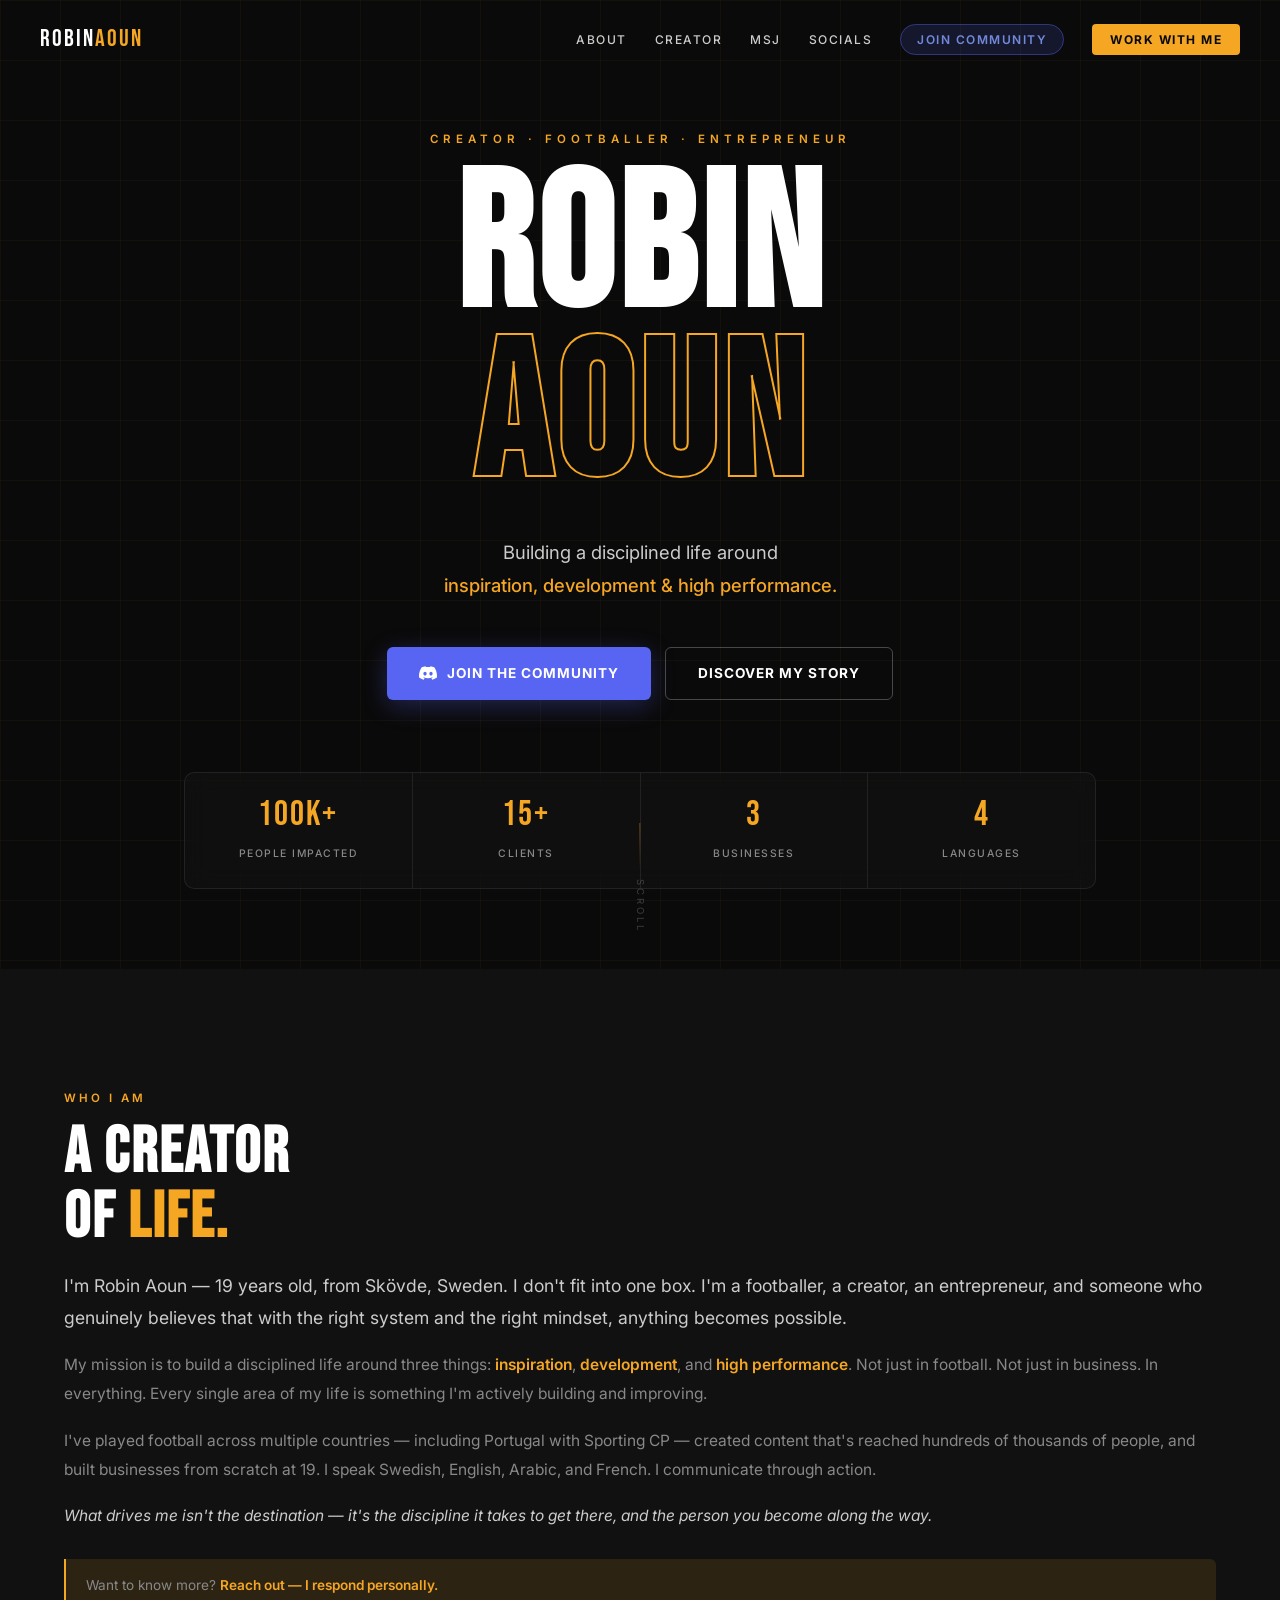
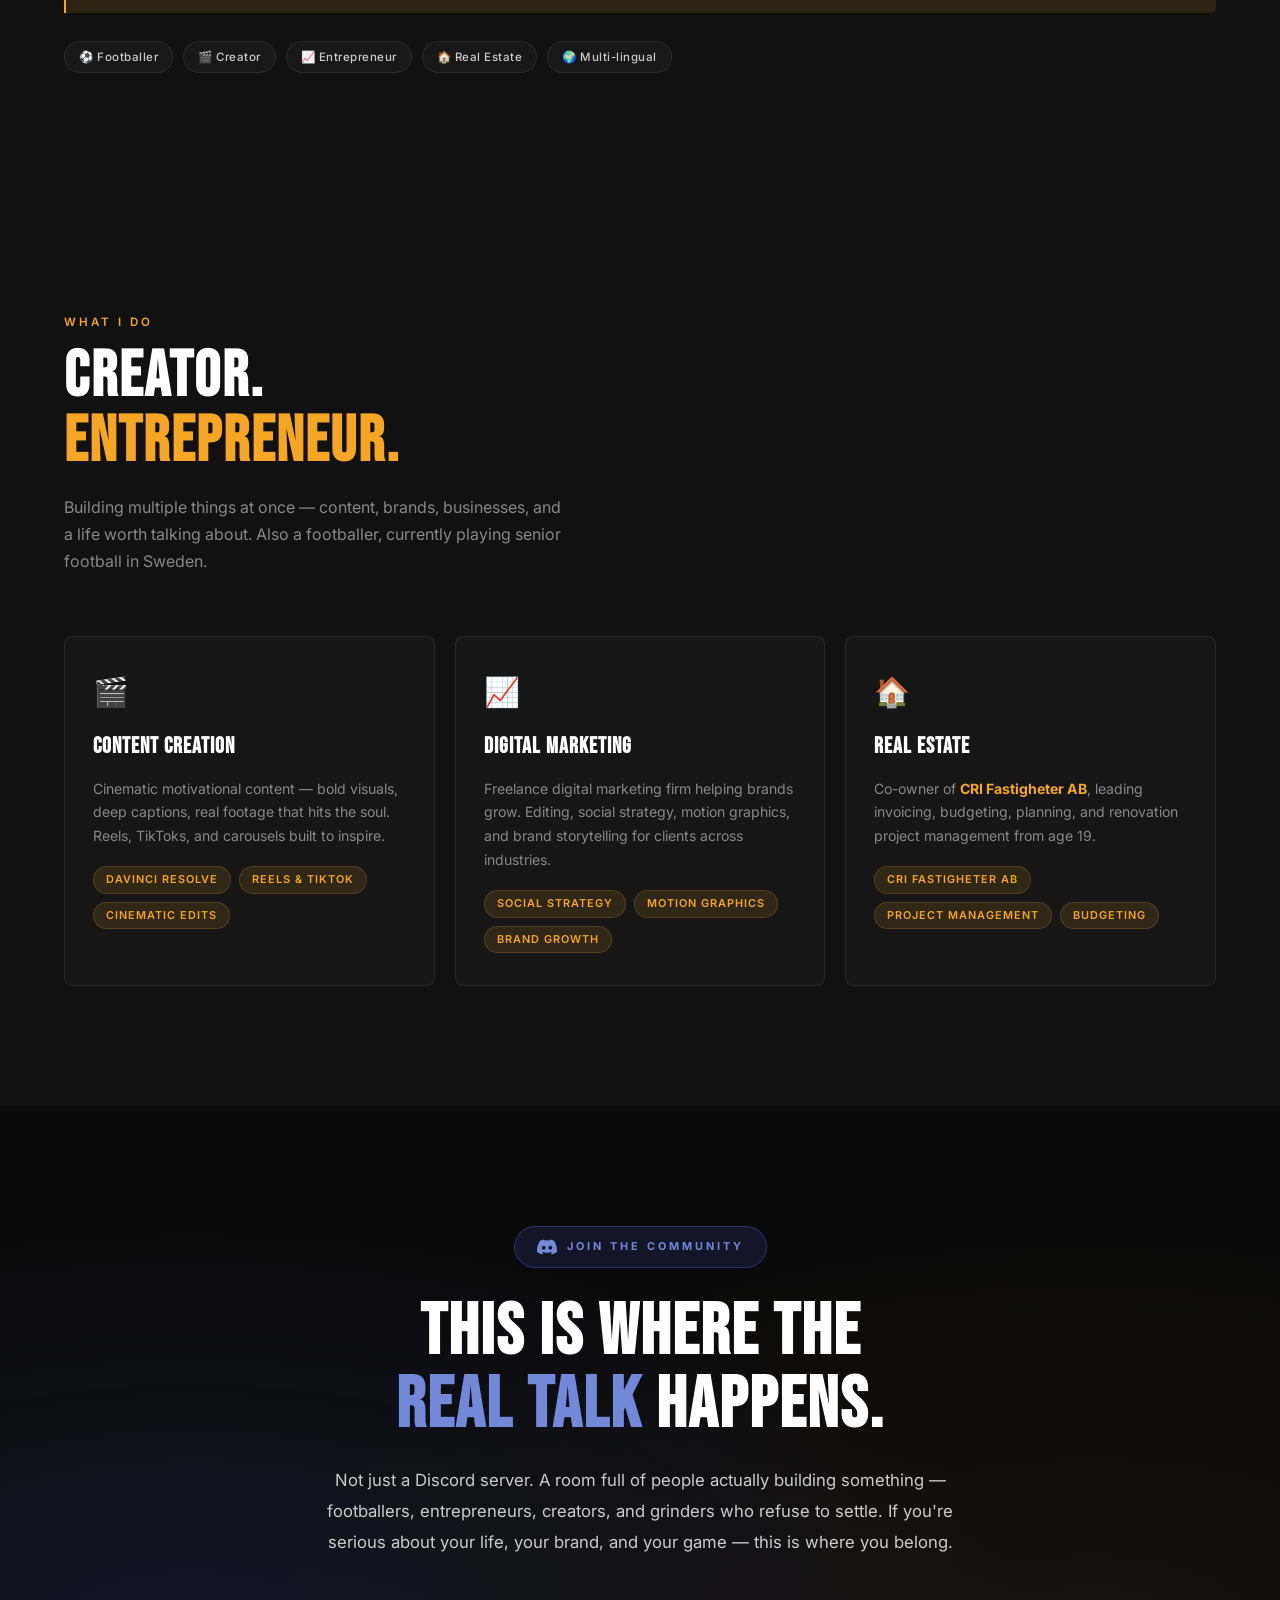
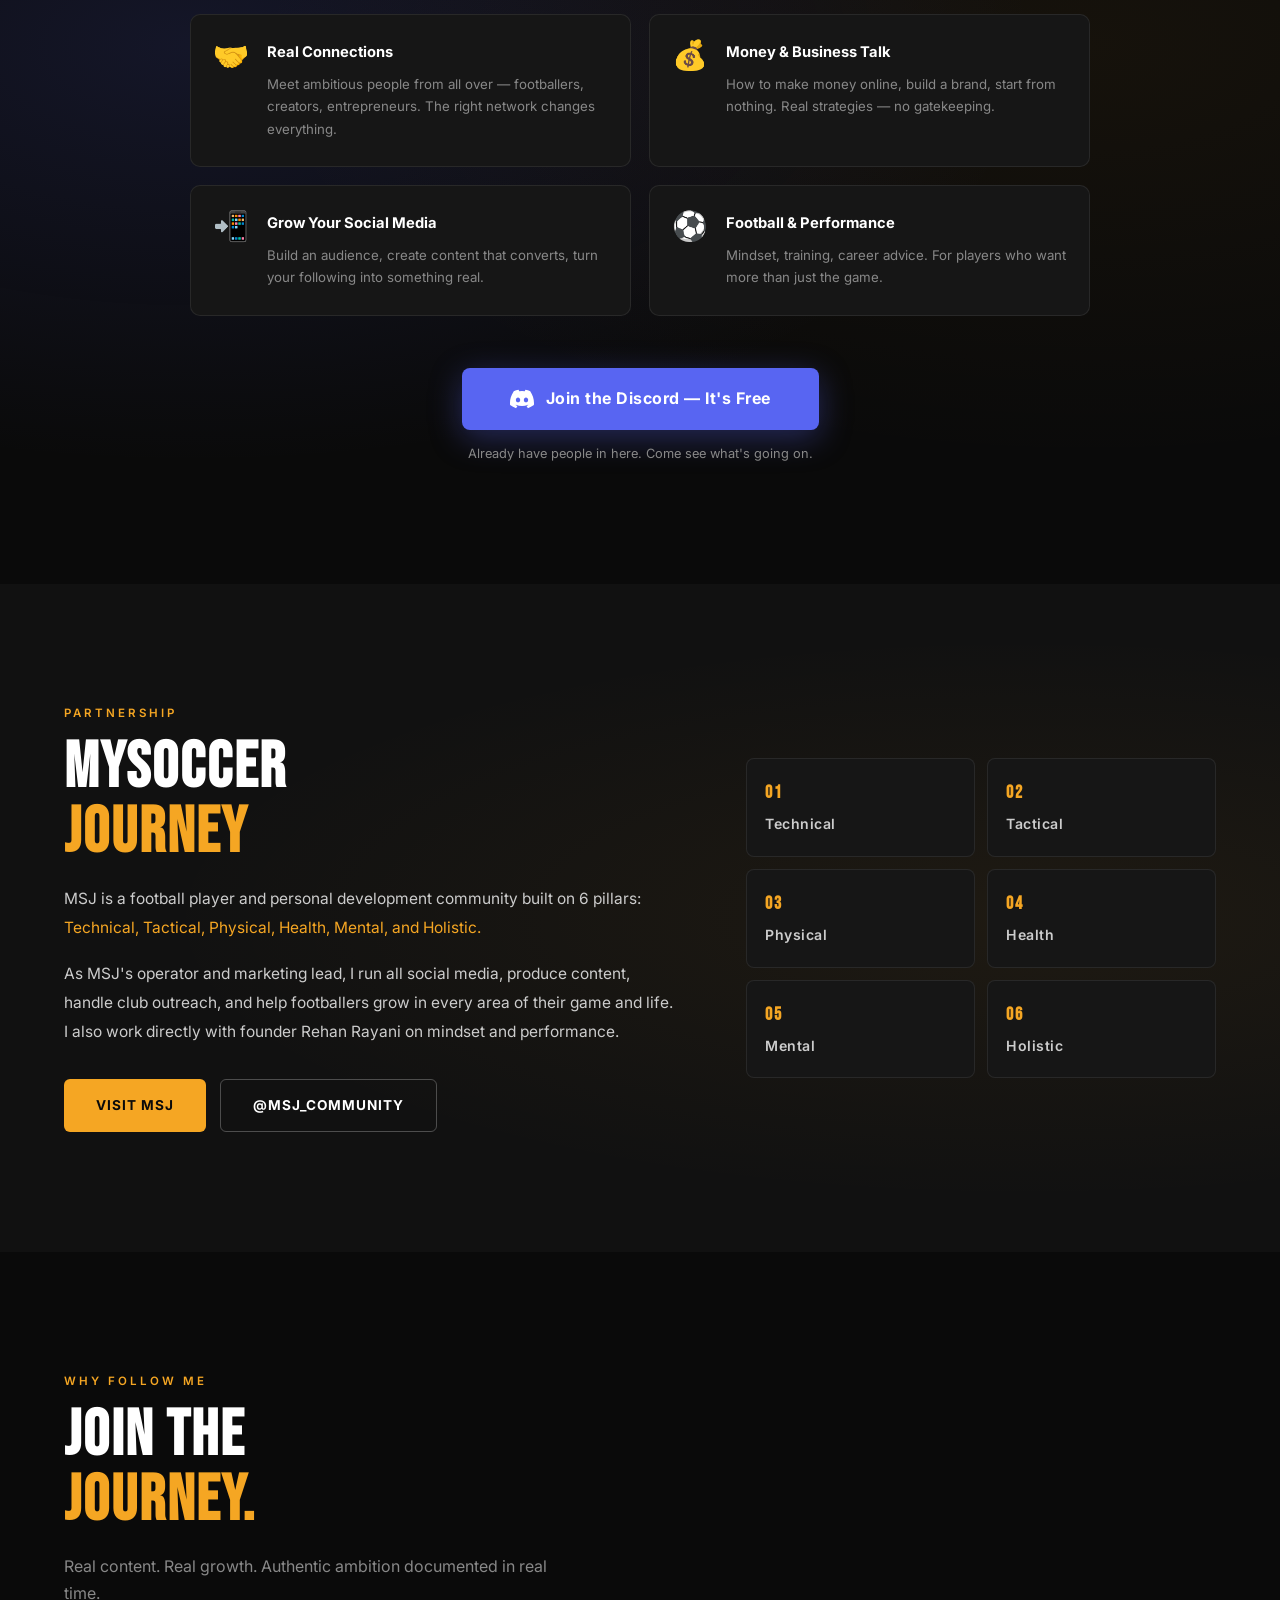
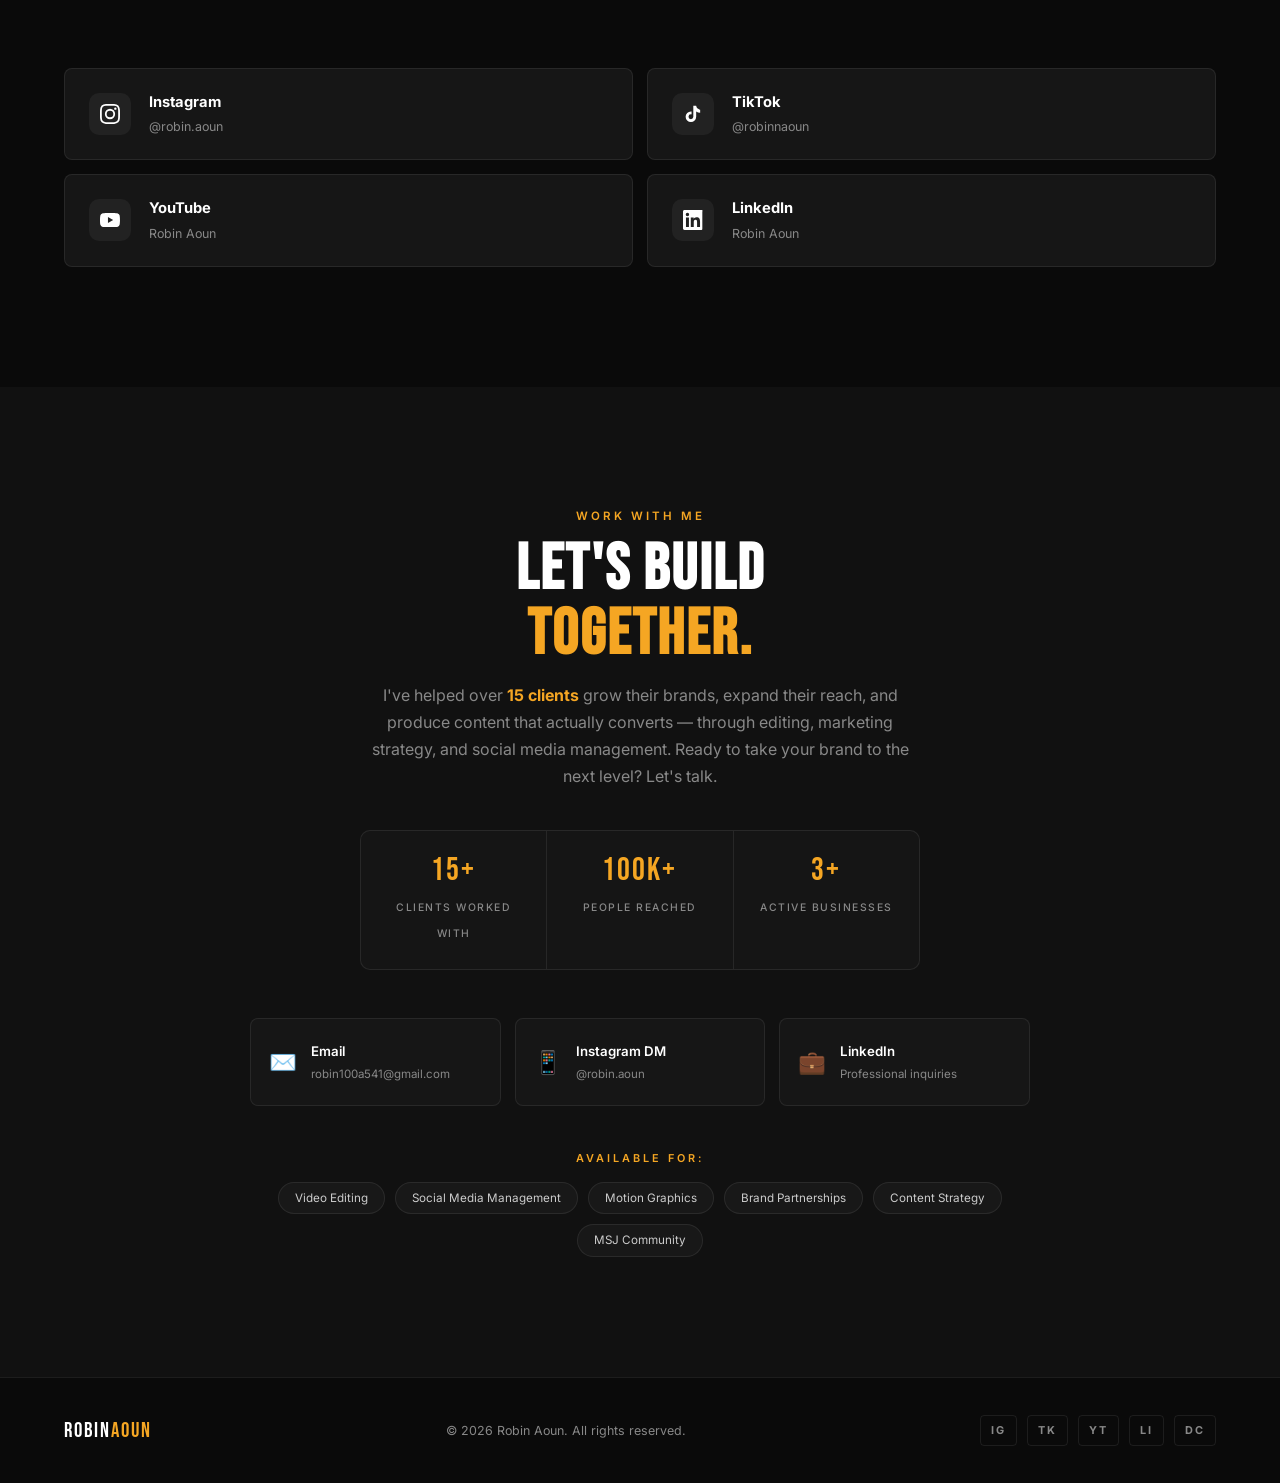
<file: index.html>
<!DOCTYPE html>
<html lang="en">
<head>
  <meta charset="UTF-8" />
  <meta name="viewport" content="width=device-width, initial-scale=1.0" />
  <meta name="description" content="Robin Aoun — Creator. Footballer. Entrepreneur. Building a disciplined life around inspiration, development and high performance." />
  <meta property="og:title" content="Robin Aoun" />
  <meta property="og:description" content="Creator of life. Footballer. Entrepreneur." />
  <title>Robin Aoun</title>
  <link rel="preconnect" href="https://fonts.googleapis.com" />
  <link rel="preconnect" href="https://fonts.gstatic.com" crossorigin />
  <link href="https://fonts.googleapis.com/css2?family=Bebas+Neue&family=Inter:wght@300;400;500;600;700&display=swap" rel="stylesheet" />
  <link rel="stylesheet" href="style.css" />
</head>
<body>

  <nav class="nav" id="nav">
    <a href="#" class="nav-logo">ROBIN<span>AOUN</span></a>
    <button class="nav-toggle" id="navToggle" aria-label="Toggle menu"><span></span><span></span><span></span></button>
    <ul class="nav-links" id="navLinks">
      <li><a href="#about">About</a></li>
      <li><a href="#creator">Creator</a></li>
      <li><a href="#msj">MSJ</a></li>
      <li><a href="#social">Socials</a></li>
      <li><a href="#discord" class="nav-community">Join Community</a></li>
      <li><a href="#contact" class="nav-cta">Work With Me</a></li>
    </ul>
  </nav>

  <section class="hero" id="hero">
    <div class="hero-bg"><div class="hero-overlay"></div><div class="hero-grid"></div></div>
    <div class="hero-content">
      <p class="hero-tagline fade-up">Creator · Footballer · Entrepreneur</p>
      <h1 class="hero-title">
        <span class="hero-robin fade-up delay-1">ROBIN</span>
        <span class="hero-aoun fade-up delay-2"><span class="aoun-text">AOUN</span><span class="aoun-glow">AOUN</span></span>
      </h1>
      <p class="hero-sub fade-up delay-3">Building a disciplined life around<br /><em>inspiration, development &amp; high performance.</em></p>
      <div class="hero-actions fade-up delay-4">
        <a href="#discord" class="btn btn-community"><svg viewBox="0 0 24 24" fill="currentColor" width="18" height="18"><path d="M20.317 4.37a19.791 19.791 0 0 0-4.885-1.515.074.074 0 0 0-.079.037c-.21.375-.444.864-.608 1.25a18.27 18.27 0 0 0-5.487 0 12.64 12.64 0 0 0-.617-1.25.077.077 0 0 0-.079-.037A19.736 19.736 0 0 0 3.677 4.37a.07.07 0 0 0-.032.027C.533 9.046-.32 13.58.099 18.057c.002.022.015.043.03.056a19.9 19.9 0 0 0 5.993 3.03.078.078 0 0 0 .084-.028 14.09 14.09 0 0 0 1.226-1.994.076.076 0 0 0-.041-.106 13.107 13.107 0 0 1-1.872-.892.077.077 0 0 1-.008-.128 10.2 10.2 0 0 0 .372-.292.074.074 0 0 1 .077-.01c3.928 1.793 8.18 1.793 12.062 0a.074.074 0 0 1 .078.01c.12.098.246.198.373.292a.077.077 0 0 1-.006.127 12.299 12.299 0 0 1-1.873.892.077.077 0 0 0-.041.107c.36.698.772 1.362 1.225 1.993a.076.076 0 0 0 .084.028 19.839 19.839 0 0 0 6.002-3.03.077.077 0 0 0 .032-.054c.5-5.177-.838-9.674-3.549-13.66a.061.061 0 0 0-.031-.03zM8.02 15.33c-1.183 0-2.157-1.085-2.157-2.419 0-1.333.956-2.419 2.157-2.419 1.21 0 2.176 1.096 2.157 2.42 0 1.333-.956 2.418-2.157 2.418zm7.975 0c-1.183 0-2.157-1.085-2.157-2.419 0-1.333.955-2.419 2.157-2.419 1.21 0 2.176 1.096 2.157 2.42 0 1.333-.946 2.418-2.157 2.418z"/></svg>Join the Community</a>
        <a href="#about" class="btn btn-ghost">Discover My Story</a>
      </div>
      <div class="hero-stats fade-up delay-5">
        <div class="stat"><span class="stat-num" data-count="100" data-suffix="K+">0</span><span class="stat-label">People Impacted</span></div>
        <div class="stat-divider"></div>
        <div class="stat"><span class="stat-num" data-count="15" data-suffix="+">0</span><span class="stat-label">Clients</span></div>
        <div class="stat-divider"></div>
        <div class="stat"><span class="stat-num" data-count="3">0</span><span class="stat-label">Businesses</span></div>
        <div class="stat-divider"></div>
        <div class="stat"><span class="stat-num" data-count="4">0</span><span class="stat-label">Languages</span></div>
      </div>
    </div>
    <a href="#about" class="scroll-indicator" aria-label="Scroll down"><span class="scroll-line"></span><span class="scroll-text">SCROLL</span></a>
  </section>

  <section class="section about" id="about">
    <div class="container">
      <div class="about-text-only reveal">
        <p class="section-label">Who I Am</p>
        <h2 class="section-title">A creator<br />of <span class="accent">life.</span></h2>
        <div class="about-cols">
          <div class="about-col">
            <p class="about-desc about-lead">I'm Robin Aoun — 19 years old, from Skövde, Sweden. I don't fit into one box. I'm a footballer, a creator, an entrepreneur, and someone who genuinely believes that with the right system and the right mindset, anything becomes possible.</p>
            <p class="about-desc">My mission is to build a disciplined life around three things: <strong>inspiration</strong>, <strong>development</strong>, and <strong>high performance</strong>. Not just in football. Not just in business. In everything. Every single area of my life is something I'm actively building and improving.</p>
          </div>
          <div class="about-col">
            <p class="about-desc">I've played football across multiple countries — including Portugal with Sporting CP — created content that's reached hundreds of thousands of people, and built businesses from scratch at 19. I speak Swedish, English, Arabic, and French. I communicate through action.</p>
            <p class="about-desc about-closer">What drives me isn't the destination — it's the discipline it takes to get there, and the person you become along the way.</p>
            <div class="about-contact-nudge">Want to know more? <a href="#contact">Reach out — I respond personally.</a></div>
          </div>
        </div>
        <div class="about-tags">
          <span class="tag">⚽ Footballer</span><span class="tag">🎬 Creator</span><span class="tag">📈 Entrepreneur</span><span class="tag">🏠 Real Estate</span><span class="tag">🌍 Multi-lingual</span>
        </div>
      </div>
    </div>
  </section>

  <section class="section creator" id="creator">
    <div class="container">
      <div class="section-header reveal">
        <p class="section-label">What I Do</p>
        <h2 class="section-title">Creator.<br /><span class="accent">Entrepreneur.</span></h2>
        <p class="section-subtitle">Building multiple things at once — content, brands, businesses, and a life worth talking about. Also a footballer, currently playing senior football in Sweden.</p>
      </div>
      <div class="creator-cards-grid">
        <div class="creator-card reveal"><div class="cc-icon">🎬</div><h3>Content Creation</h3><p>Cinematic motivational content — bold visuals, deep captions, real footage that hits the soul. Reels, TikToks, and carousels built to inspire.</p><ul class="cc-tags"><li>DaVinci Resolve</li><li>Reels & TikTok</li><li>Cinematic Edits</li></ul></div>
        <div class="creator-card reveal delay-1"><div class="cc-icon">📈</div><h3>Digital Marketing</h3><p>Freelance digital marketing firm helping brands grow. Editing, social strategy, motion graphics, and brand storytelling for clients across industries.</p><ul class="cc-tags"><li>Social Strategy</li><li>Motion Graphics</li><li>Brand Growth</li></ul></div>
        <div class="creator-card reveal delay-2"><div class="cc-icon">🏠</div><h3>Real Estate</h3><p>Co-owner of <strong>CRI Fastigheter AB</strong>, leading invoicing, budgeting, planning, and renovation project management from age 19.</p><ul class="cc-tags"><li>CRI Fastigheter AB</li><li>Project Management</li><li>Budgeting</li></ul></div>
      </div>
    </div>
  </section>

  <section class="section discord-section" id="discord">
    <div class="discord-bg"></div>
    <div class="container">
      <div class="discord-inner">
        <div class="discord-top reveal">
          <div class="discord-badge"><svg viewBox="0 0 24 24" fill="currentColor" width="20" height="20"><path d="M20.317 4.37a19.791 19.791 0 0 0-4.885-1.515.074.074 0 0 0-.079.037c-.21.375-.444.864-.608 1.25a18.27 18.27 0 0 0-5.487 0 12.64 12.64 0 0 0-.617-1.25.077.077 0 0 0-.079-.037A19.736 19.736 0 0 0 3.677 4.37a.07.07 0 0 0-.032.027C.533 9.046-.32 13.58.099 18.057c.002.022.015.043.03.056a19.9 19.9 0 0 0 5.993 3.03.078.078 0 0 0 .084-.028 14.09 14.09 0 0 0 1.226-1.994.076.076 0 0 0-.041-.106 13.107 13.107 0 0 1-1.872-.892.077.077 0 0 1-.008-.128 10.2 10.2 0 0 0 .372-.292.074.074 0 0 1 .077-.01c3.928 1.793 8.18 1.793 12.062 0a.074.074 0 0 1 .078.01c.12.098.246.198.373.292a.077.077 0 0 1-.006.127 12.299 12.299 0 0 1-1.873.892.077.077 0 0 0-.041.107c.36.698.772 1.362 1.225 1.993a.076.076 0 0 0 .084.028 19.839 19.839 0 0 0 6.002-3.03.077.077 0 0 0 .032-.054c.5-5.177-.838-9.674-3.549-13.66a.061.061 0 0 0-.031-.03zM8.02 15.33c-1.183 0-2.157-1.085-2.157-2.419 0-1.333.956-2.419 2.157-2.419 1.21 0 2.176 1.096 2.157 2.42 0 1.333-.956 2.418-2.157 2.418zm7.975 0c-1.183 0-2.157-1.085-2.157-2.419 0-1.333.955-2.419 2.157-2.419 1.21 0 2.176 1.096 2.157 2.42 0 1.333-.946 2.418-2.157 2.418z"/></svg>JOIN THE COMMUNITY</div>
          <h2 class="section-title discord-title">This is where the<br /><span class="discord-accent">real talk</span> happens.</h2>
          <p class="discord-sub">Not just a Discord server. A room full of people actually building something — footballers, entrepreneurs, creators, and grinders who refuse to settle. If you're serious about your life, your brand, and your game — this is where you belong.</p>
        </div>
        <div class="discord-reasons reveal delay-1">
          <div class="discord-reason"><div class="dr-icon">🤝</div><div class="dr-text"><h4>Real Connections</h4><p>Meet ambitious people from all over — footballers, creators, entrepreneurs. The right network changes everything.</p></div></div>
          <div class="discord-reason"><div class="dr-icon">💰</div><div class="dr-text"><h4>Money & Business Talk</h4><p>How to make money online, build a brand, start from nothing. Real strategies — no gatekeeping.</p></div></div>
          <div class="discord-reason"><div class="dr-icon">📲</div><div class="dr-text"><h4>Grow Your Social Media</h4><p>Build an audience, create content that converts, turn your following into something real.</p></div></div>
          <div class="discord-reason"><div class="dr-icon">⚽</div><div class="dr-text"><h4>Football & Performance</h4><p>Mindset, training, career advice. For players who want more than just the game.</p></div></div>
        </div>
        <div class="discord-cta reveal delay-2">
          <a href="https://discord.gg/tAvSQ7bD" target="_blank" rel="noopener" class="discord-btn"><svg viewBox="0 0 24 24" fill="currentColor" width="24" height="24"><path d="M20.317 4.37a19.791 19.791 0 0 0-4.885-1.515.074.074 0 0 0-.079.037c-.21.375-.444.864-.608 1.25a18.27 18.27 0 0 0-5.487 0 12.64 12.64 0 0 0-.617-1.25.077.077 0 0 0-.079-.037A19.736 19.736 0 0 0 3.677 4.37a.07.07 0 0 0-.032.027C.533 9.046-.32 13.58.099 18.057c.002.022.015.043.03.056a19.9 19.9 0 0 0 5.993 3.03.078.078 0 0 0 .084-.028 14.09 14.09 0 0 0 1.226-1.994.076.076 0 0 0-.041-.106 13.107 13.107 0 0 1-1.872-.892.077.077 0 0 1-.008-.128 10.2 10.2 0 0 0 .372-.292.074.074 0 0 1 .077-.01c3.928 1.793 8.18 1.793 12.062 0a.074.074 0 0 1 .078.01c.12.098.246.198.373.292a.077.077 0 0 1-.006.127 12.299 12.299 0 0 1-1.873.892.077.077 0 0 0-.041.107c.36.698.772 1.362 1.225 1.993a.076.076 0 0 0 .084.028 19.839 19.839 0 0 0 6.002-3.03.077.077 0 0 0 .032-.054c.5-5.177-.838-9.674-3.549-13.66a.061.061 0 0 0-.031-.03zM8.02 15.33c-1.183 0-2.157-1.085-2.157-2.419 0-1.333.956-2.419 2.157-2.419 1.21 0 2.176 1.096 2.157 2.42 0 1.333-.956 2.418-2.157 2.418zm7.975 0c-1.183 0-2.157-1.085-2.157-2.419 0-1.333.955-2.419 2.157-2.419 1.21 0 2.176 1.096 2.157 2.42 0 1.333-.946 2.418-2.157 2.418z"/></svg>Join the Discord — It's Free</a>
          <p class="discord-cta-note">Already have people in here. Come see what's going on.</p>
        </div>
      </div>
    </div>
  </section>

  <section class="section msj" id="msj">
    <div class="msj-bg"></div>
    <div class="container">
      <div class="msj-inner">
        <div class="msj-text reveal">
          <p class="section-label">Partnership</p>
          <h2 class="section-title">MySoccer<br /><span class="accent">Journey</span></h2>
          <p class="msj-desc">MSJ is a football player and personal development community built on 6 pillars: <em>Technical, Tactical, Physical, Health, Mental, and Holistic.</em></p>
          <p class="msj-desc">As MSJ's operator and marketing lead, I run all social media, produce content, handle club outreach, and help footballers grow in every area of their game and life. I also work directly with founder Rehan Rayani on mindset and performance.</p>
          <div class="msj-links">
            <a href="https://members.mysoccerjourney.net/communities/groups/mysoccerjourney-community/home" target="_blank" rel="noopener" class="btn btn-primary">Visit MSJ</a>
            <a href="https://www.instagram.com/msj_community/" target="_blank" rel="noopener" class="btn btn-ghost">@msj_community</a>
          </div>
        </div>
        <div class="msj-pillars reveal delay-1">
          <div class="pillar"><span>01</span>Technical</div><div class="pillar"><span>02</span>Tactical</div><div class="pillar"><span>03</span>Physical</div><div class="pillar"><span>04</span>Health</div><div class="pillar"><span>05</span>Mental</div><div class="pillar"><span>06</span>Holistic</div>
        </div>
      </div>
    </div>
  </section>

  <section class="section social" id="social">
    <div class="container">
      <div class="section-header reveal">
        <p class="section-label">Why Follow Me</p>
        <h2 class="section-title">Join the<br /><span class="accent">journey.</span></h2>
        <p class="section-subtitle">Real content. Real growth. Authentic ambition documented in real time.</p>
      </div>
      <div class="social-platforms reveal">
        <a href="https://www.instagram.com/robin.aoun/" target="_blank" rel="noopener" class="platform-card"><div class="platform-icon"><svg viewBox="0 0 24 24" fill="currentColor"><path d="M12 2.163c3.204 0 3.584.012 4.85.07 3.252.148 4.771 1.691 4.919 4.919.058 1.265.069 1.645.069 4.849 0 3.205-.012 3.584-.069 4.849-.149 3.225-1.664 4.771-4.919 4.919-1.266.058-1.644.07-4.85.07-3.204 0-3.584-.012-4.849-.07-3.26-.149-4.771-1.699-4.919-4.92-.058-1.265-.07-1.644-.07-4.849 0-3.204.013-3.583.07-4.849.149-3.227 1.664-4.771 4.919-4.919 1.266-.057 1.645-.069 4.849-.069zM12 0C8.741 0 8.333.014 7.053.072 2.695.272.273 2.69.073 7.052.014 8.333 0 8.741 0 12c0 3.259.014 3.668.072 4.948.2 4.358 2.618 6.78 6.98 6.98C8.333 23.986 8.741 24 12 24c3.259 0 3.668-.014 4.948-.072 4.354-.2 6.782-2.618 6.979-6.98.059-1.28.073-1.689.073-4.948 0-3.259-.014-3.667-.072-4.947-.196-4.354-2.617-6.78-6.979-6.98C15.668.014 15.259 0 12 0zm0 5.838a6.162 6.162 0 100 12.324 6.162 6.162 0 000-12.324zM12 16a4 4 0 110-8 4 4 0 010 8zm6.406-11.845a1.44 1.44 0 100 2.881 1.44 1.44 0 000-2.881z"/></svg></div><div class="platform-info"><span class="platform-name">Instagram</span><span class="platform-handle">@robin.aoun</span></div><span class="platform-arrow">→</span></a>
        <a href="https://www.tiktok.com/@robinnaoun" target="_blank" rel="noopener" class="platform-card"><div class="platform-icon"><svg viewBox="0 0 24 24" fill="currentColor"><path d="M19.59 6.69a4.83 4.83 0 01-3.77-4.25V2h-3.45v13.67a2.89 2.89 0 01-2.88 2.5 2.89 2.89 0 01-2.89-2.89 2.89 2.89 0 012.89-2.89c.28 0 .54.04.79.1V9.01a6.33 6.33 0 00-.79-.05 6.34 6.34 0 00-6.34 6.34 6.34 6.34 0 006.34 6.34 6.34 6.34 0 006.33-6.34V8.88a8.16 8.16 0 004.77 1.52V7.0a4.85 4.85 0 01-1-.31z"/></svg></div><div class="platform-info"><span class="platform-name">TikTok</span><span class="platform-handle">@robinnaoun</span></div><span class="platform-arrow">→</span></a>
        <a href="https://www.youtube.com/@robinaoun8814/videos" target="_blank" rel="noopener" class="platform-card"><div class="platform-icon"><svg viewBox="0 0 24 24" fill="currentColor"><path d="M23.498 6.186a3.016 3.016 0 00-2.122-2.136C19.505 3.545 12 3.545 12 3.545s-7.505 0-9.377.505A3.017 3.017 0 00.502 6.186C0 8.07 0 12 0 12s0 3.93.502 5.814a3.016 3.016 0 002.122 2.136c1.871.505 9.376.505 9.376.505s7.505 0 9.377-.505a3.015 3.015 0 002.122-2.136C24 15.93 24 12 24 12s0-3.93-.502-5.814zM9.545 15.568V8.432L15.818 12l-6.273 3.568z"/></svg></div><div class="platform-info"><span class="platform-name">YouTube</span><span class="platform-handle">Robin Aoun</span></div><span class="platform-arrow">→</span></a>
        <a href="https://www.linkedin.com/in/robin-aoun-18a733344/" target="_blank" rel="noopener" class="platform-card"><div class="platform-icon"><svg viewBox="0 0 24 24" fill="currentColor"><path d="M20.447 20.452h-3.554v-5.569c0-1.328-.027-3.037-1.852-3.037-1.853 0-2.136 1.445-2.136 2.939v5.667H9.351V9h3.414v1.561h.046c.477-.9 1.637-1.85 3.37-1.85 3.601 0 4.267 2.37 4.267 5.455v6.286zM5.337 7.433a2.062 2.062 0 01-2.063-2.065 2.064 2.064 0 112.063 2.065zm1.782 13.019H3.555V9h3.564v11.452zM22.225 0H1.771C.792 0 0 .774 0 1.729v20.542C0 23.227.792 24 1.771 24h20.451C23.2 24 23.2 23.227 23.2 22.271V1.729C24 .774 23.2 0 22.222 0h.003z"/></svg></div><div class="platform-info"><span class="platform-name">LinkedIn</span><span class="platform-handle">Robin Aoun</span></div><span class="platform-arrow">→</span></a>
      </div>
    </div>
  </section>

  <section class="section contact" id="contact">
    <div class="container">
      <div class="contact-inner reveal">
        <p class="section-label">Work With Me</p>
        <h2 class="section-title contact-title">Let's build<br /><span class="accent">together.</span></h2>
        <p class="contact-sub">I've helped over <strong>15 clients</strong> grow their brands, expand their reach, and produce content that actually converts — through editing, marketing strategy, and social media management. Ready to take your brand to the next level? Let's talk.</p>
        <div class="contact-proof">
          <div class="proof-stat"><span class="proof-num">15+</span><span class="proof-label">Clients Worked With</span></div>
          <div class="proof-stat"><span class="proof-num">100K+</span><span class="proof-label">People Reached</span></div>
          <div class="proof-stat"><span class="proof-num">3+</span><span class="proof-label">Active Businesses</span></div>
        </div>
        <div class="contact-options">
          <a href="mailto:robin100a541@gmail.com" class="contact-card"><div class="contact-card-icon">✉️</div><div class="contact-card-text"><strong>Email</strong><span>robin100a541@gmail.com</span></div></a>
          <a href="https://www.instagram.com/robin.aoun/" target="_blank" rel="noopener" class="contact-card"><div class="contact-card-icon">📱</div><div class="contact-card-text"><strong>Instagram DM</strong><span>@robin.aoun</span></div></a>
          <a href="https://www.linkedin.com/in/robin-aoun-18a733344/" target="_blank" rel="noopener" class="contact-card"><div class="contact-card-icon">💼</div><div class="contact-card-text"><strong>LinkedIn</strong><span>Professional inquiries</span></div></a>
        </div>
        <div class="contact-services"><h4>Available for:</h4><div class="services-tags"><span>Video Editing</span><span>Social Media Management</span><span>Motion Graphics</span><span>Brand Partnerships</span><span>Content Strategy</span><span>MSJ Community</span></div></div>
      </div>
    </div>
  </section>

  <footer class="footer">
    <div class="container">
      <div class="footer-inner">
        <a href="#" class="footer-logo">ROBIN<span>AOUN</span></a>
        <p class="footer-copy">© 2026 Robin Aoun. All rights reserved.</p>
        <div class="footer-socials">
          <a href="https://www.instagram.com/robin.aoun/" target="_blank" rel="noopener">IG</a>
          <a href="https://www.tiktok.com/@robinnaoun" target="_blank" rel="noopener">TK</a>
          <a href="https://www.youtube.com/@robinaoun8814/videos" target="_blank" rel="noopener">YT</a>
          <a href="https://www.linkedin.com/in/robin-aoun-18a733344/" target="_blank" rel="noopener">LI</a>
          <a href="https://discord.gg/tAvSQ7bD" target="_blank" rel="noopener">DC</a>
        </div>
      </div>
    </div>
  </footer>

  <script src="script.js"></script>
</body>
</html>
</file>
<file: style.css>
/* === RESET & BASE === */
*, *::before, *::after { box-sizing: border-box; margin: 0; padding: 0; }

:root {
  --bg: #0a0a0a;
  --bg2: #111111;
  --bg3: #161616;
  --gold: #f5a623;
  --gold-dark: #d4891e;
  --gold-glow: rgba(245,166,35,0.12);
  --discord: #5865f2;
  --discord-glow: rgba(88,101,242,0.15);
  --white: #ffffff;
  --gray: #888888;
  --gray-light: #cccccc;
  --border: rgba(255,255,255,0.08);
  --font-display: 'Bebas Neue', sans-serif;
  --font-body: 'Inter', sans-serif;
  --ease: cubic-bezier(0.4, 0, 0.2, 1);
  --transition: 0.3s cubic-bezier(0.4, 0, 0.2, 1);
  --slow: 0.7s cubic-bezier(0.4, 0, 0.2, 1);
}

html { scroll-behavior: smooth; font-size: 16px; }
body {
  background: var(--bg);
  color: var(--white);
  font-family: var(--font-body);
  line-height: 1.6;
  overflow-x: hidden;
}
a { color: inherit; text-decoration: none; }
ul { list-style: none; }
img { max-width: 100%; display: block; object-fit: cover; }

.container { max-width: 1200px; margin: 0 auto; padding: 0 24px; }
.accent { color: var(--gold); }

/* === SCROLLBAR === */
::-webkit-scrollbar { width: 4px; }
::-webkit-scrollbar-track { background: var(--bg); }
::-webkit-scrollbar-thumb { background: var(--gold); border-radius: 2px; }

/* === ANIMATIONS === */
.fade-up {
  opacity: 0;
  transform: translateY(40px);
  animation: fadeUp 0.9s var(--ease) forwards;
}
.delay-1 { animation-delay: 0.12s; }
.delay-2 { animation-delay: 0.24s; }
.delay-3 { animation-delay: 0.38s; }
.delay-4 { animation-delay: 0.52s; }
.delay-5 { animation-delay: 0.68s; }

@keyframes fadeUp {
  to { opacity: 1; transform: translateY(0); }
}

.reveal {
  opacity: 0;
  transform: translateY(50px);
  transition: opacity var(--slow), transform var(--slow);
}
.reveal.visible { opacity: 1; transform: translateY(0); }
.reveal.delay-1 { transition-delay: 0.12s; }
.reveal.delay-2 { transition-delay: 0.26s; }

/* === NAV === */
.nav {
  position: fixed;
  top: 0; left: 0; right: 0;
  z-index: 100;
  padding: 20px 40px;
  display: flex;
  align-items: center;
  justify-content: space-between;
  transition: background var(--transition), padding var(--transition), backdrop-filter var(--transition);
}
.nav.scrolled {
  background: rgba(10,10,10,0.92);
  backdrop-filter: blur(24px);
  padding: 13px 40px;
  border-bottom: 1px solid var(--border);
}
.nav-logo {
  font-family: var(--font-display);
  font-size: 1.5rem;
  letter-spacing: 2px;
  flex-shrink: 0;
}
.nav-logo span { color: var(--gold); }

.nav-links {
  display: flex;
  align-items: center;
  gap: 28px;
}
.nav-links a {
  font-size: 0.75rem;
  font-weight: 500;
  letter-spacing: 1.5px;
  text-transform: uppercase;
  color: var(--gray-light);
  transition: color var(--transition);
  white-space: nowrap;
}
.nav-links a:hover { color: var(--white); }

.nav-community {
  background: rgba(88,101,242,0.15) !important;
  color: #7289da !important;
  border: 1px solid rgba(88,101,242,0.4) !important;
  padding: 7px 16px;
  border-radius: 100px;
  font-weight: 600 !important;
}
.nav-community:hover {
  background: rgba(88,101,242,0.3) !important;
  color: #fff !important;
}
.nav-cta {
  background: var(--gold) !important;
  color: var(--bg) !important;
  padding: 8px 18px;
  border-radius: 4px;
  font-weight: 700 !important;
}
.nav-cta:hover { background: var(--gold-dark) !important; }

.nav-toggle {
  display: none;
  flex-direction: column;
  gap: 5px;
  background: none;
  border: none;
  cursor: pointer;
  padding: 6px;
  z-index: 110;
}
.nav-toggle span {
  display: block;
  width: 24px;
  height: 2px;
  background: var(--white);
  border-radius: 2px;
  transition: transform var(--transition), opacity var(--transition);
}
.nav-toggle.active span:nth-child(1) { transform: translateY(7px) rotate(45deg); }
.nav-toggle.active span:nth-child(2) { opacity: 0; }
.nav-toggle.active span:nth-child(3) { transform: translateY(-7px) rotate(-45deg); }

/* === BUTTONS === */
.btn {
  display: inline-flex;
  align-items: center;
  gap: 10px;
  padding: 15px 32px;
  border-radius: 6px;
  font-family: var(--font-body);
  font-size: 0.85rem;
  font-weight: 700;
  letter-spacing: 1px;
  text-transform: uppercase;
  transition: all var(--transition);
  cursor: pointer;
  border: none;
  white-space: nowrap;
}
.btn-primary { background: var(--gold); color: var(--bg); }
.btn-primary:hover {
  background: var(--gold-dark);
  transform: translateY(-2px);
  box-shadow: 0 8px 30px var(--gold-glow);
}
.btn-ghost {
  background: transparent;
  color: var(--white);
  border: 1px solid rgba(255,255,255,0.25);
}
.btn-ghost:hover { border-color: var(--gold); color: var(--gold); transform: translateY(-2px); }
.btn-community {
  background: var(--discord);
  color: #fff;
  box-shadow: 0 6px 24px rgba(88,101,242,0.3);
}
.btn-community:hover {
  background: #4752c4;
  transform: translateY(-2px);
  box-shadow: 0 10px 32px rgba(88,101,242,0.5);
}

/* === SECTION BASE === */
.section { padding: 120px 0; }
.section-label {
  font-size: 0.72rem;
  font-weight: 600;
  letter-spacing: 3px;
  text-transform: uppercase;
  color: var(--gold);
  margin-bottom: 12px;
  display: block;
}
.section-title {
  font-family: var(--font-display);
  font-size: clamp(2.5rem, 5vw, 4rem);
  line-height: 1.02;
  letter-spacing: 2px;
  margin-bottom: 20px;
}
.section-subtitle { font-size: 1rem; color: var(--gray); max-width: 500px; line-height: 1.7; }
.section-header { margin-bottom: 60px; }

/* === HERO === */
.hero {
  position: relative;
  min-height: 100vh;
  display: flex;
  align-items: center;
  justify-content: center;
  overflow: hidden;
}
.hero-bg { position: absolute; inset: 0; }
.hero-img {
  position: absolute; inset: 0;
  background-size: cover;
  background-position: center;
  transform: scale(1.05);
  animation: heroZoom 12s ease-in-out infinite alternate;
}
@keyframes heroZoom {
  from { transform: scale(1.05); }
  to   { transform: scale(1.12); }
}
.hero-overlay {
  position: absolute; inset: 0;
  background: linear-gradient(
    135deg,
    rgba(10,10,10,0.97) 0%,
    rgba(10,10,10,0.88) 55%,
    rgba(10,10,10,0.75) 100%
  );
}
.hero-grid {
  position: absolute; inset: 0;
  background-image:
    linear-gradient(rgba(245,166,35,0.04) 1px, transparent 1px),
    linear-gradient(90deg, rgba(245,166,35,0.04) 1px, transparent 1px);
  background-size: 60px 60px;
  animation: gridMove 20s linear infinite;
}
@keyframes gridMove {
  0%   { transform: translateY(0); }
  100% { transform: translateY(60px); }
}

.hero-content {
  position: relative;
  z-index: 2;
  text-align: center;
  padding: 130px 24px 80px;
  max-width: 960px;
  width: 100%;
}
.hero-tagline {
  font-size: 0.72rem;
  font-weight: 600;
  letter-spacing: 5px;
  text-transform: uppercase;
  color: var(--gold);
  margin-bottom: 18px;
}

/* HERO TITLE — animated ROBIN / AOUN */
.hero-title {
  font-family: var(--font-display);
  font-size: clamp(5rem, 16vw, 12rem);
  line-height: 0.88;
  letter-spacing: 4px;
  display: flex;
  flex-direction: column;
  align-items: center;
  margin-bottom: 32px;
}
.hero-robin {
  display: block;
  color: var(--white);
  animation: robinIn 1s var(--ease) forwards;
  opacity: 0;
  transform: translateX(-60px);
}
@keyframes robinIn {
  to { opacity: 1; transform: translateX(0); }
}
.hero-aoun {
  display: block;
  position: relative;
  animation: aounIn 1s 0.2s var(--ease) forwards;
  opacity: 0;
  transform: translateX(60px);
}
@keyframes aounIn {
  to { opacity: 1; transform: translateX(0); }
}
.aoun-text {
  display: block;
  -webkit-text-stroke: 2px var(--gold);
  color: transparent;
  position: relative;
  z-index: 2;
  letter-spacing: 6px;
}
.aoun-glow {
  display: block;
  position: absolute;
  inset: 0;
  color: var(--gold);
  filter: blur(28px);
  opacity: 0;
  animation: aounGlow 3s 1.2s ease-in-out infinite alternate;
  pointer-events: none;
  letter-spacing: 6px;
}
@keyframes aounGlow {
  0%   { opacity: 0; filter: blur(28px); }
  100% { opacity: 0.35; filter: blur(20px); }
}

.hero-sub {
  font-size: clamp(0.95rem, 2.2vw, 1.15rem);
  color: var(--gray-light);
  line-height: 1.8;
  margin-bottom: 44px;
}
.hero-sub em { color: var(--gold); font-style: normal; font-weight: 500; }
.hero-actions {
  display: flex;
  gap: 14px;
  justify-content: center;
  flex-wrap: wrap;
  margin-bottom: 72px;
}
.hero-stats {
  display: flex;
  justify-content: center;
  align-items: stretch;
  border: 1px solid var(--border);
  border-radius: 10px;
  overflow: hidden;
  background: rgba(255,255,255,0.025);
  backdrop-filter: blur(12px);
  flex-wrap: nowrap;
}
.stat { padding: 24px 32px; text-align: center; flex: 1; }
.stat-num {
  display: block;
  font-family: var(--font-display);
  font-size: 2.2rem;
  letter-spacing: 2px;
  color: var(--gold);
  line-height: 1;
  margin-bottom: 6px;
}
.stat-label {
  font-size: 0.65rem;
  letter-spacing: 1.5px;
  text-transform: uppercase;
  color: var(--gray);
  font-weight: 500;
}
.stat-divider { width: 1px; background: var(--border); flex-shrink: 0; align-self: stretch; }

.scroll-indicator {
  position: absolute;
  bottom: 36px; left: 50%;
  transform: translateX(-50%);
  display: flex; flex-direction: column; align-items: center; gap: 8px;
  z-index: 2; opacity: 0.4; transition: opacity var(--transition);
}
.scroll-indicator:hover { opacity: 0.9; }
.scroll-line {
  width: 1px; height: 48px;
  background: linear-gradient(to bottom, var(--gold), transparent);
  animation: scrollPulse 2s ease-in-out infinite;
}
@keyframes scrollPulse {
  0%,100% { opacity: 0.3; transform: scaleY(1); }
  50% { opacity: 1; transform: scaleY(1.15); }
}
.scroll-text { font-size: 0.6rem; letter-spacing: 3px; color: var(--gray); writing-mode: vertical-rl; }

/* === ABOUT === */
.about { background: var(--bg2); }
.about-grid {
  display: grid;
  grid-template-columns: 1fr 1.5fr;
  gap: 72px;
  align-items: start;
}
.about-img-frame {
  position: relative;
  aspect-ratio: 3/4;
  max-width: 320px;
  border-radius: 6px;
  overflow: hidden;
}
.about-photo { width: 100%; height: 100%; object-fit: cover; border-radius: 6px; }
.about-img-placeholder {
  width: 100%; height: 100%;
  background: linear-gradient(135deg, var(--bg3), #1a1a1a);
  border: 1px solid var(--border);
  border-radius: 6px;
  display: none;
  align-items: center;
  justify-content: center;
}
.about-img-placeholder.show { display: flex; }
.about-initials {
  font-family: var(--font-display);
  font-size: 5rem;
  letter-spacing: 4px;
  color: rgba(245,166,35,0.25);
}
.about-img-secondary {
  margin-top: 16px;
  border-radius: 6px;
  overflow: hidden;
  aspect-ratio: 16/9;
}
.about-img-secondary img { width: 100%; height: 100%; object-fit: cover; }

.about-lead {
  font-size: 1.1rem !important;
  color: var(--gray-light) !important;
  font-weight: 400;
  line-height: 1.8 !important;
}
.about-desc {
  color: var(--gray);
  line-height: 1.85;
  margin-bottom: 18px;
  font-size: 0.97rem;
}
.about-desc strong { color: var(--gold); font-weight: 600; }
.about-closer { color: var(--gray-light) !important; font-style: italic; }
.about-contact-nudge {
  font-size: 0.85rem;
  color: var(--gray);
  margin-top: 28px;
  margin-bottom: 28px;
  padding: 16px 20px;
  border-left: 2px solid var(--gold);
  background: var(--gold-glow);
  border-radius: 0 6px 6px 0;
  line-height: 1.6;
}
.about-contact-nudge a { color: var(--gold); font-weight: 600; }
.about-contact-nudge a:hover { text-decoration: underline; }
.about-tags { display: flex; flex-wrap: wrap; gap: 10px; margin-top: 8px; }
.tag {
  font-size: 0.72rem;
  font-weight: 500;
  letter-spacing: 0.5px;
  padding: 6px 14px;
  border: 1px solid var(--border);
  border-radius: 100px;
  color: var(--gray-light);
  background: rgba(255,255,255,0.03);
  transition: all var(--transition);
}
.tag:hover { border-color: var(--gold); color: var(--gold); background: var(--gold-glow); }

/* === FOOTBALL === */
.football {
  background: var(--bg);
  position: relative;
  overflow: hidden;
}
.football-bg-text {
  position: absolute;
  top: 50%; left: 50%;
  transform: translate(-50%,-50%);
  font-family: var(--font-display);
  font-size: clamp(6rem, 18vw, 18rem);
  letter-spacing: 10px;
  color: rgba(255,255,255,0.015);
  white-space: nowrap;
  pointer-events: none;
  user-select: none;
}
.football-inner {
  display: grid;
  grid-template-columns: 1fr 1.2fr;
  gap: 72px;
  align-items: center;
  position: relative;
  z-index: 1;
}
.football-img-grid {
  display: grid;
  grid-template-rows: 1fr auto;
  gap: 12px;
}
.fimg { border-radius: 6px; overflow: hidden; background: var(--bg3); }
.fimg-main { aspect-ratio: 4/5; }
.fimg-secondary { aspect-ratio: 16/9; }
.fimg img { width: 100%; height: 100%; object-fit: cover; transition: transform 0.6s ease; }
.fimg:hover img { transform: scale(1.04); }
.fimg.no-img { background: linear-gradient(135deg, var(--bg3), #1a1a1a); border: 1px solid var(--border); }
.fimg.no-img::after {
  content: '⚽';
  display: flex;
  align-items: center;
  justify-content: center;
  font-size: 3rem;
  height: 100%;
}

.football-desc {
  font-size: 0.97rem;
  color: var(--gray);
  line-height: 1.85;
  margin-bottom: 18px;
}
.football-desc strong { color: var(--gold); }
.football-current-badge {
  display: flex;
  align-items: center;
  gap: 0;
  background: var(--bg3);
  border: 1px solid var(--border);
  border-radius: 8px;
  overflow: hidden;
  margin: 32px 0;
}
.fcb-left, .fcb-right {
  padding: 18px 24px;
  display: flex;
  flex-direction: column;
  gap: 4px;
  flex: 1;
}
.fcb-label { font-size: 0.65rem; letter-spacing: 2px; text-transform: uppercase; color: var(--gold); font-weight: 600; }
.fcb-left strong, .fcb-right strong { font-size: 0.95rem; color: var(--white); font-weight: 700; }
.fcb-divider { width: 1px; background: var(--border); align-self: stretch; }
.fcb-status {
  display: flex;
  align-items: center;
  gap: 8px;
  padding: 18px 20px;
  font-size: 0.75rem;
  color: #4ade80;
  font-weight: 600;
  letter-spacing: 1px;
}
.status-dot {
  width: 8px; height: 8px;
  border-radius: 50%;
  background: #4ade80;
  animation: pulseGreen 2s ease-in-out infinite;
}
@keyframes pulseGreen {
  0%,100% { box-shadow: 0 0 0 0 rgba(74,222,128,0.4); }
  50% { box-shadow: 0 0 0 6px rgba(74,222,128,0); }
}
.football-quote {
  font-size: 0.92rem;
  color: var(--gray-light);
  font-style: italic;
  line-height: 1.7;
  padding: 20px 24px;
  border-left: 2px solid var(--gold);
  background: var(--gold-glow);
  border-radius: 0 6px 6px 0;
}

/* === CREATOR === */
.creator { background: var(--bg2); }
.creator-cards-grid {
  display: grid;
  grid-template-columns: repeat(3, 1fr);
  gap: 20px;
}
.creator-card {
  background: var(--bg3);
  border: 1px solid var(--border);
  border-radius: 8px;
  padding: 32px 28px;
  transition: all var(--transition);
  position: relative; overflow: hidden;
}
.creator-card::after {
  content: '';
  position: absolute;
  bottom: 0; left: 0; right: 0;
  height: 2px;
  background: var(--gold);
  transform: scaleX(0);
  transition: transform var(--transition);
  transform-origin: left;
}
.creator-card:hover::after { transform: scaleX(1); }
.creator-card:hover { border-color: rgba(245,166,35,0.2); transform: translateY(-4px); }
.cc-icon { font-size: 1.8rem; margin-bottom: 14px; }
.creator-card h3 { font-family: var(--font-display); font-size: 1.4rem; letter-spacing: 1px; margin-bottom: 12px; }
.creator-card p { font-size: 0.88rem; color: var(--gray); line-height: 1.7; margin-bottom: 18px; }
.creator-card p strong { color: var(--gold); }
.cc-tags { display: flex; flex-wrap: wrap; gap: 8px; }
.cc-tags li {
  font-size: 0.68rem; font-weight: 600; letter-spacing: 1px; text-transform: uppercase;
  padding: 4px 12px;
  background: var(--gold-glow); border: 1px solid rgba(245,166,35,0.2);
  border-radius: 100px; color: var(--gold);
}

.creator-img { display: flex; flex-direction: column; gap: 16px; }
.creator-img-frame {
  position: relative; border-radius: 8px; overflow: hidden;
  aspect-ratio: 3/4;
}
.creator-img-frame img { width: 100%; height: 100%; object-fit: cover; }
.creator-img-frame.no-img { background: var(--bg3); border: 1px solid var(--border); }
.creator-img-overlay {
  position: absolute; bottom: 0; left: 0; right: 0;
  padding: 20px 18px;
  background: linear-gradient(to top, rgba(0,0,0,0.8), transparent);
}
.creator-img-overlay span { font-size: 0.72rem; letter-spacing: 2px; text-transform: uppercase; color: var(--gray-light); font-weight: 500; }
.creator-aoun-brand { border-radius: 8px; overflow: hidden; aspect-ratio: 16/9; background: var(--bg3); }
.creator-aoun-brand img { width: 100%; height: 100%; object-fit: cover; }

/* === DISCORD === */
.discord-section { background: var(--bg); position: relative; overflow: hidden; }
.discord-bg {
  position: absolute; inset: 0;
  background:
    radial-gradient(ellipse at 15% 50%, rgba(88,101,242,0.13), transparent 55%),
    radial-gradient(ellipse at 85% 50%, rgba(245,166,35,0.05), transparent 55%);
}
.discord-inner { position: relative; z-index: 1; max-width: 900px; margin: 0 auto; text-align: center; }
.discord-badge {
  display: inline-flex; align-items: center; gap: 10px;
  background: rgba(88,101,242,0.13); border: 1px solid rgba(88,101,242,0.35);
  color: #7289da; font-size: 0.68rem; font-weight: 700; letter-spacing: 3px; text-transform: uppercase;
  padding: 10px 22px; border-radius: 100px; margin-bottom: 28px;
}
.discord-title { font-size: clamp(2.8rem, 6vw, 4.5rem); margin-bottom: 22px; }
.discord-accent { color: #7289da; }
.discord-sub { font-size: 1.05rem; color: var(--gray-light); line-height: 1.85; max-width: 680px; margin: 0 auto 56px; }
.discord-reasons {
  display: grid; grid-template-columns: 1fr 1fr; gap: 18px; margin-bottom: 52px; text-align: left;
}
.discord-reason {
  display: flex; gap: 18px;
  background: var(--bg3); border: 1px solid var(--border);
  border-radius: 10px; padding: 26px 22px;
  transition: all var(--transition);
}
.discord-reason:hover { border-color: rgba(88,101,242,0.35); background: rgba(88,101,242,0.06); transform: translateY(-3px); }
.dr-icon { font-size: 1.8rem; flex-shrink: 0; line-height: 1; }
.dr-text h4 { font-size: 0.92rem; font-weight: 700; color: var(--white); margin-bottom: 8px; }
.dr-text p { font-size: 0.83rem; color: var(--gray); line-height: 1.7; }
.discord-cta { display: flex; flex-direction: column; align-items: center; gap: 14px; }
.discord-btn {
  display: inline-flex; align-items: center; gap: 12px;
  background: var(--discord); color: #fff;
  font-size: 1rem; font-weight: 700; letter-spacing: 0.5px;
  padding: 18px 48px; border-radius: 8px;
  transition: all var(--transition);
  box-shadow: 0 8px 32px rgba(88,101,242,0.35);
}
.discord-btn:hover { background: #4752c4; transform: translateY(-3px); box-shadow: 0 14px 40px rgba(88,101,242,0.5); }
.discord-cta-note { font-size: 0.8rem; color: var(--gray); }

/* === MSJ === */
.msj { background: var(--bg2); position: relative; overflow: hidden; }
.msj-bg { position: absolute; inset: 0; background: radial-gradient(ellipse at 80% 50%, rgba(245,166,35,0.06), transparent 60%); }
.msj-inner { display: grid; grid-template-columns: 1.3fr 1fr; gap: 72px; align-items: center; position: relative; z-index: 1; }
.msj-desc { font-size: 0.97rem; color: var(--gray-light); line-height: 1.85; margin-bottom: 18px; }
.msj-desc em { color: var(--gold); font-style: normal; }
.msj-links { display: flex; gap: 14px; flex-wrap: wrap; margin-top: 32px; }
.msj-pillars { display: grid; grid-template-columns: 1fr 1fr; gap: 12px; }
.pillar {
  background: var(--bg3); border: 1px solid var(--border);
  border-radius: 8px; padding: 20px 18px;
  font-size: 0.88rem; font-weight: 600; letter-spacing: 0.5px;
  color: var(--gray-light); display: flex; flex-direction: column; gap: 6px;
  transition: all var(--transition);
}
.pillar:hover { border-color: var(--gold); color: var(--white); background: var(--gold-glow); }
.pillar span { font-family: var(--font-display); font-size: 1.1rem; color: var(--gold); letter-spacing: 2px; }

/* === SOCIAL === */
.social { background: var(--bg); }
.social-platforms { display: grid; grid-template-columns: repeat(2, 1fr); gap: 14px; }
.platform-card {
  display: flex; align-items: center; gap: 18px;
  background: var(--bg3); border: 1px solid var(--border);
  border-radius: 8px; padding: 22px 24px;
  transition: all var(--transition);
}
.platform-card:hover { border-color: var(--gold); background: var(--gold-glow); transform: translateX(6px); }
.platform-icon {
  width: 42px; height: 42px;
  display: flex; align-items: center; justify-content: center;
  background: rgba(255,255,255,0.05); border-radius: 10px; flex-shrink: 0;
  color: var(--white); transition: all var(--transition);
}
.platform-card:hover .platform-icon { background: rgba(245,166,35,0.15); color: var(--gold); }
.platform-icon svg { width: 20px; height: 20px; }
.platform-info { display: flex; flex-direction: column; gap: 3px; flex: 1; }
.platform-name { font-weight: 700; font-size: 0.92rem; color: var(--white); }
.platform-handle { font-size: 0.78rem; color: var(--gray); }
.platform-arrow { font-size: 1.1rem; color: var(--gold); opacity: 0; transition: opacity var(--transition), transform var(--transition); }
.platform-card:hover .platform-arrow { opacity: 1; transform: translateX(4px); }

/* === CONTACT === */
.contact { background: var(--bg2); }
.contact-inner { max-width: 780px; margin: 0 auto; text-align: center; }
.contact-title { margin-bottom: 14px; }
.contact-sub { font-size: 1rem; color: var(--gray); line-height: 1.7; margin: 0 auto 40px; max-width: 560px; }
.contact-sub strong { color: var(--gold); font-weight: 700; }

.contact-proof {
  display: flex;
  justify-content: center;
  gap: 0;
  margin-bottom: 48px;
  border: 1px solid var(--border);
  border-radius: 10px;
  overflow: hidden;
  background: rgba(255,255,255,0.02);
  max-width: 560px;
  margin-left: auto;
  margin-right: auto;
}
.proof-stat {
  flex: 1;
  padding: 24px 20px;
  text-align: center;
  border-right: 1px solid var(--border);
}
.proof-stat:last-child { border-right: none; }
.proof-num {
  display: block;
  font-family: var(--font-display);
  font-size: 2rem;
  letter-spacing: 2px;
  color: var(--gold);
  line-height: 1;
  margin-bottom: 6px;
}
.proof-label { font-size: 0.65rem; letter-spacing: 1.5px; text-transform: uppercase; color: var(--gray); font-weight: 500; }
.contact-options { display: grid; grid-template-columns: repeat(3,1fr); gap: 14px; margin-bottom: 44px; }
.contact-card {
  display: flex; align-items: center; gap: 14px;
  background: var(--bg3); border: 1px solid var(--border);
  border-radius: 8px; padding: 22px 18px; text-align: left;
  transition: all var(--transition);
}
.contact-card:hover { border-color: var(--gold); transform: translateY(-4px); box-shadow: 0 12px 40px rgba(0,0,0,0.3); }
.contact-card-icon { font-size: 1.4rem; flex-shrink: 0; }
.contact-card-text { display: flex; flex-direction: column; gap: 3px; min-width: 0; }
.contact-card-text strong { font-size: 0.83rem; color: var(--white); font-weight: 600; }
.contact-card-text span { font-size: 0.72rem; color: var(--gray); white-space: nowrap; overflow: hidden; text-overflow: ellipsis; }
.contact-services h4 { font-size: 0.68rem; letter-spacing: 3px; text-transform: uppercase; color: var(--gold); margin-bottom: 14px; font-weight: 600; }
.services-tags { display: flex; flex-wrap: wrap; gap: 10px; justify-content: center; }
.services-tags span { font-size: 0.73rem; padding: 6px 16px; border: 1px solid var(--border); border-radius: 100px; color: var(--gray-light); background: rgba(255,255,255,0.03); }

/* === FOOTER === */
.footer { background: var(--bg); border-top: 1px solid var(--border); padding: 36px 0; }
.footer-inner { display: flex; align-items: center; justify-content: space-between; gap: 20px; flex-wrap: wrap; }
.footer-logo { font-family: var(--font-display); font-size: 1.3rem; letter-spacing: 2px; }
.footer-logo span { color: var(--gold); }
.footer-copy { font-size: 0.78rem; color: var(--gray); }
.footer-socials { display: flex; gap: 10px; }
.footer-socials a {
  font-size: 0.68rem; font-weight: 700; letter-spacing: 2px;
  color: var(--gray); padding: 6px 10px;
  border: 1px solid var(--border); border-radius: 4px;
  transition: all var(--transition);
}
.footer-socials a:hover { color: var(--gold); border-color: var(--gold); }

/* ===========================
   RESPONSIVE — MOBILE FIRST
   =========================== */

@media (max-width: 1100px) {
  .nav { padding: 18px 28px; }
  .nav.scrolled { padding: 12px 28px; }
  .nav-links { gap: 18px; }
}

@media (max-width: 900px) {
  /* Nav becomes hamburger */
  .nav-links {
    position: fixed;
    top: 0; right: 0;
    height: 100vh; width: min(300px, 80vw);
    background: rgba(10,10,10,0.97);
    backdrop-filter: blur(30px);
    flex-direction: column;
    justify-content: center;
    align-items: flex-start;
    padding: 48px 36px;
    gap: 26px;
    transform: translateX(100%);
    transition: transform 0.4s var(--ease);
    border-left: 1px solid var(--border);
    z-index: 105;
  }
  .nav-links.open { transform: translateX(0); }
  .nav-links a { font-size: 0.9rem; }
  .nav-toggle { display: flex; }

  /* Two-col grids → one col */
  .creator-cards-grid { grid-template-columns: 1fr 1fr; }
  .about-grid { grid-template-columns: 1fr; gap: 40px; }
  .about-visual { display: grid; grid-template-columns: 1fr 1fr; gap: 12px; }
  .about-img-frame { max-width: 100%; aspect-ratio: 3/4; }
  .about-img-secondary { margin-top: 0; aspect-ratio: 3/4; }

  .creator-cards-grid { grid-template-columns: 1fr; }

  .msj-inner { grid-template-columns: 1fr; gap: 44px; }
  .msj-pillars { grid-template-columns: repeat(3,1fr); }

  .social-platforms { grid-template-columns: 1fr; }
  .contact-options { grid-template-columns: 1fr 1fr; }
  .discord-reasons { grid-template-columns: 1fr; }
  .footer-inner { flex-direction: column; text-align: center; }
}

@media (max-width: 600px) {
  .nav { padding: 14px 18px; }
  .nav.scrolled { padding: 10px 18px; }
  .container { padding: 0 16px; }
  .section { padding: 80px 0; }
  .section-header { margin-bottom: 40px; }

  /* Hero */
  .hero-content { padding: 110px 16px 60px; }
  .hero-title { font-size: clamp(4rem, 22vw, 6rem); }
  .hero-stats {
    display: grid;
    grid-template-columns: 1fr 1fr;
    border-radius: 8px;
  }
  .stat-divider { display: none; }
  .stat { padding: 18px 12px; }
  .hero-actions { flex-direction: column; align-items: center; }
  .hero-actions .btn { width: 100%; max-width: 300px; justify-content: center; }

  /* About */
  .about-visual { grid-template-columns: 1fr; }
  .about-img-secondary { aspect-ratio: 16/9; }

  /* Discord */
  .discord-btn { width: 100%; max-width: 320px; justify-content: center; padding: 16px 24px; }
  .discord-sub { font-size: 0.95rem; }

  /* MSJ */
  .msj-pillars { grid-template-columns: 1fr 1fr; }

  /* Contact */
  .contact-options { grid-template-columns: 1fr; }

  /* Footer */
  .footer-socials { flex-wrap: wrap; justify-content: center; }
}

@media (max-width: 380px) {
  .hero-title { font-size: clamp(3.5rem, 24vw, 5rem); }
  .hero-stats { grid-template-columns: 1fr 1fr; }
  .btn { padding: 13px 22px; font-size: 0.8rem; }
}
</file>
